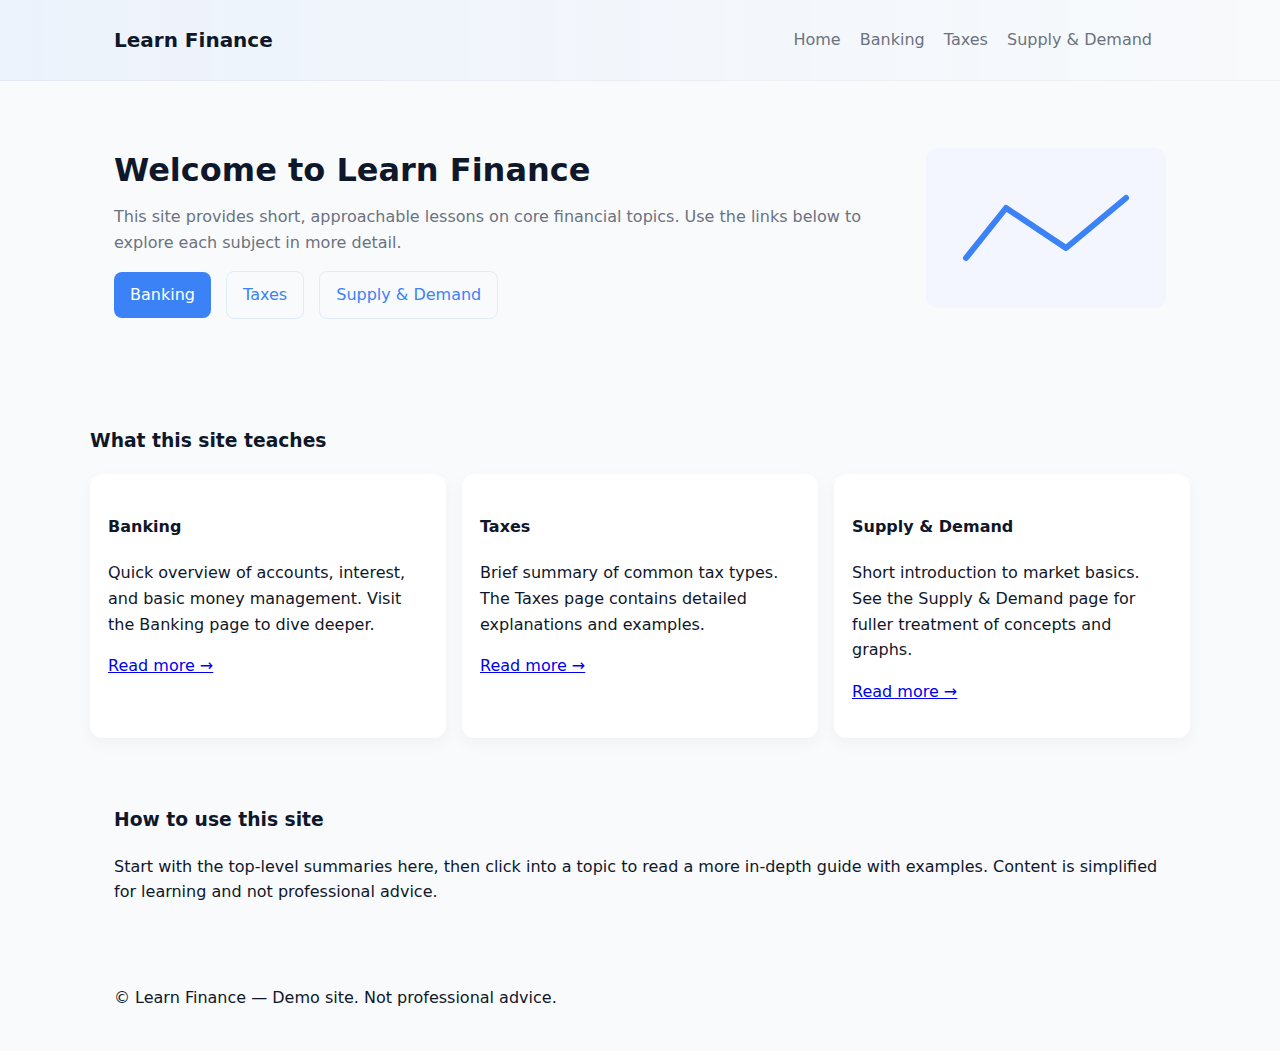
<file: index.html>
<!doctype html>
<html lang="en">
<head>
  <meta charset="utf-8" />
  <meta name="viewport" content="width=device-width,initial-scale=1" />
  <title>Learn Finance — Home</title>
  <link rel="stylesheet" href="styles.css" />
  <meta name="description" content="Learn Finance — short guides on Banking, Taxes, and Supply &amp; Demand." />
</head>
<body>
  <header class="site-header">
    <div class="container header-inner">
      <h1 class="logo">Learn Finance</h1>
      <nav class="nav">
        <a href="index.html">Home</a>
        <a href="banking.html">Banking</a>
        <a href="taxes.html">Taxes</a>
        <a href="supply-demand.html">Supply &amp; Demand</a>
      </nav>
    </div>
  </header>

  <main>
    <section class="hero">
      <div class="container">
        <div class="hero-text">
          <h2>Welcome to Learn Finance</h2>
          <p>This site provides short, approachable lessons on core financial topics. Use the links below to explore each subject in more detail.</p>
          <div class="cta">
            <a href="banking.html" class="btn">Banking</a>
            <a href="taxes.html" class="btn ghost">Taxes</a>
            <a href="supply-demand.html" class="btn ghost">Supply &amp; Demand</a>
          </div>
        </div>
        <div class="hero-illustration" aria-hidden="true">
          <svg width="240" height="160" viewBox="0 0 240 160" fill="none" xmlns="http://www.w3.org/2000/svg">
            <rect width="240" height="160" rx="12" fill="#F3F6FF"/>
            <path d="M40 110L80 60L140 100L200 50" stroke="#3B82F6" stroke-width="6" stroke-linecap="round" stroke-linejoin="round"/>
          </svg>
        </div>
      </div>
    </section>

    <section class="container features">
      <h3>What this site teaches</h3>
      <div class="feature-grid">
        <div class="feature">
          <h4>Banking</h4>
          <p>Quick overview of accounts, interest, and basic money management. Visit the Banking page to dive deeper.</p>
          <p><a href="banking.html">Read more →</a></p>
        </div>
        <div class="feature">
          <h4>Taxes</h4>
          <p>Brief summary of common tax types. The Taxes page contains detailed explanations and examples.</p>
          <p><a href="taxes.html">Read more →</a></p>
        </div>
        <div class="feature">
          <h4>Supply &amp; Demand</h4>
          <p>Short introduction to market basics. See the Supply &amp; Demand page for fuller treatment of concepts and graphs.</p>
          <p><a href="supply-demand.html">Read more →</a></p>
        </div>
      </div>
    </section>

    <section class="container contact">
      <h3>How to use this site</h3>
      <p>Start with the top-level summaries here, then click into a topic to read a more in-depth guide with examples. Content is simplified for learning and not professional advice.</p>
    </section>
  </main>

  <footer class="site-footer">
    <div class="container">
      <p class="muted">© Learn Finance — Demo site. Not professional advice.</p>
    </div>
  </footer>

  <script src="script.js"></script>
</body>
</html>


  <script src="script.js"></script>
</body>
</html>
</file>
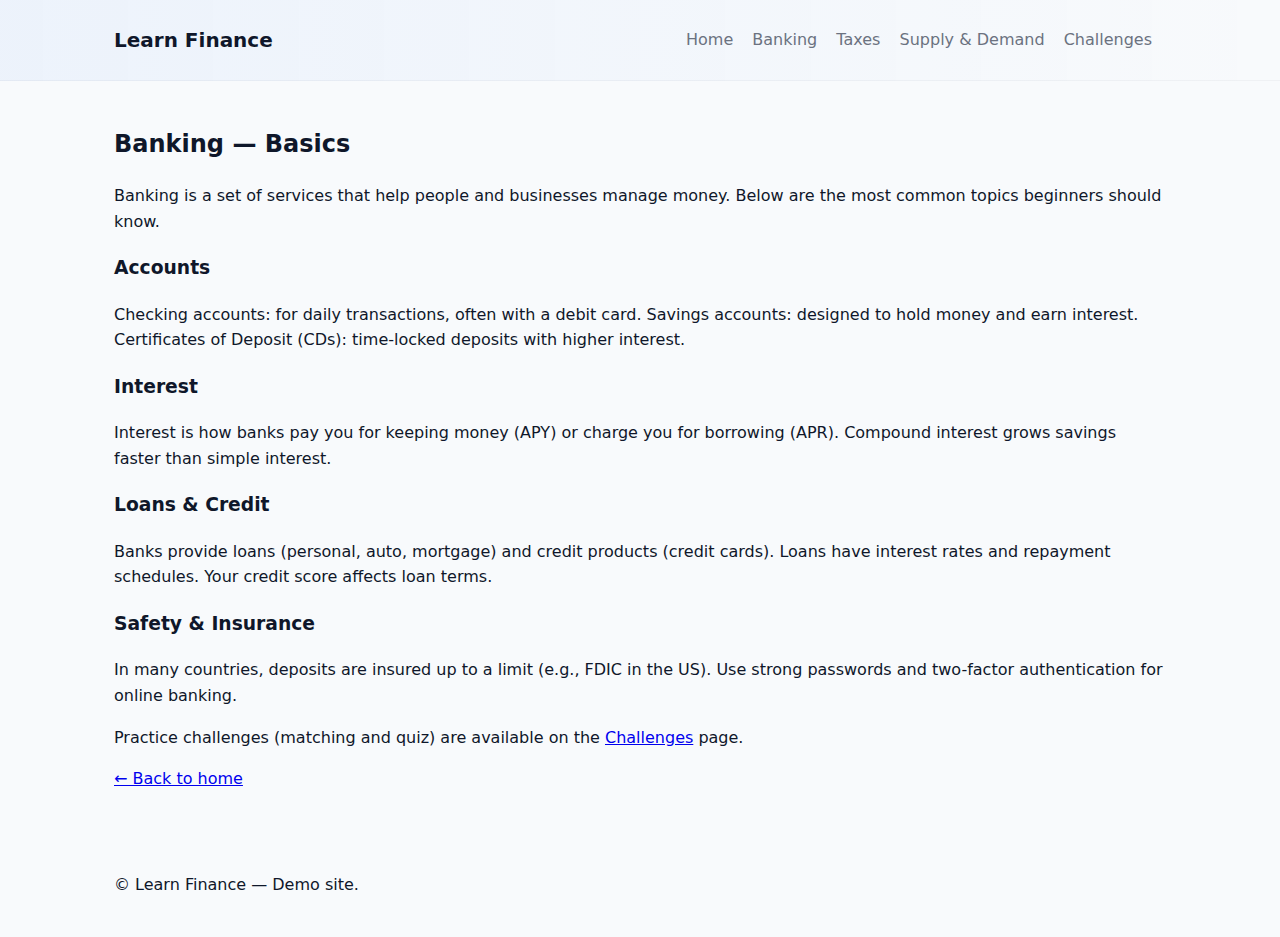
<file: banking.html>
<!doctype html>
<html lang="en">
<head>
  <meta charset="utf-8" />
  <meta name="viewport" content="width=device-width,initial-scale=1" />
  <title>Banking — Learn Finance</title>
  <link rel="stylesheet" href="styles.css" />
</head>
<body>
  <header class="site-header">
    <div class="container header-inner">
      <h1 class="logo">Learn Finance</h1>
      <nav class="nav">
        <a href="index.html">Home</a>
        <a href="banking.html" aria-current="page">Banking</a>
        <a href="taxes.html">Taxes</a>
        <a href="supply-demand.html">Supply &amp; Demand</a>
        <a href="challenges.html">Challenges</a>
      </nav>
    </div>
  </header>

  <main class="container">
    <h2>Banking — Basics</h2>
    <p>Banking is a set of services that help people and businesses manage money. Below are the most common topics beginners should know.</p>

    <h3>Accounts</h3>
    <p>Checking accounts: for daily transactions, often with a debit card. Savings accounts: designed to hold money and earn interest. Certificates of Deposit (CDs): time-locked deposits with higher interest.</p>

    <h3>Interest</h3>
    <p>Interest is how banks pay you for keeping money (APY) or charge you for borrowing (APR). Compound interest grows savings faster than simple interest.</p>

    <h3>Loans &amp; Credit</h3>
    <p>Banks provide loans (personal, auto, mortgage) and credit products (credit cards). Loans have interest rates and repayment schedules. Your credit score affects loan terms.</p>

    <h3>Safety &amp; Insurance</h3>
    <p>In many countries, deposits are insured up to a limit (e.g., FDIC in the US). Use strong passwords and two-factor authentication for online banking.</p>

    <p>Practice challenges (matching and quiz) are available on the <a href="challenges.html">Challenges</a> page.</p>

    <p><a href="index.html">← Back to home</a></p>
  </main>

  <footer class="site-footer">
    <div class="container">
      <p class="muted">© Learn Finance — Demo site.</p>
    </div>
  </footer>

  <script src="script.js"></script>
</body>
</html>
</file>
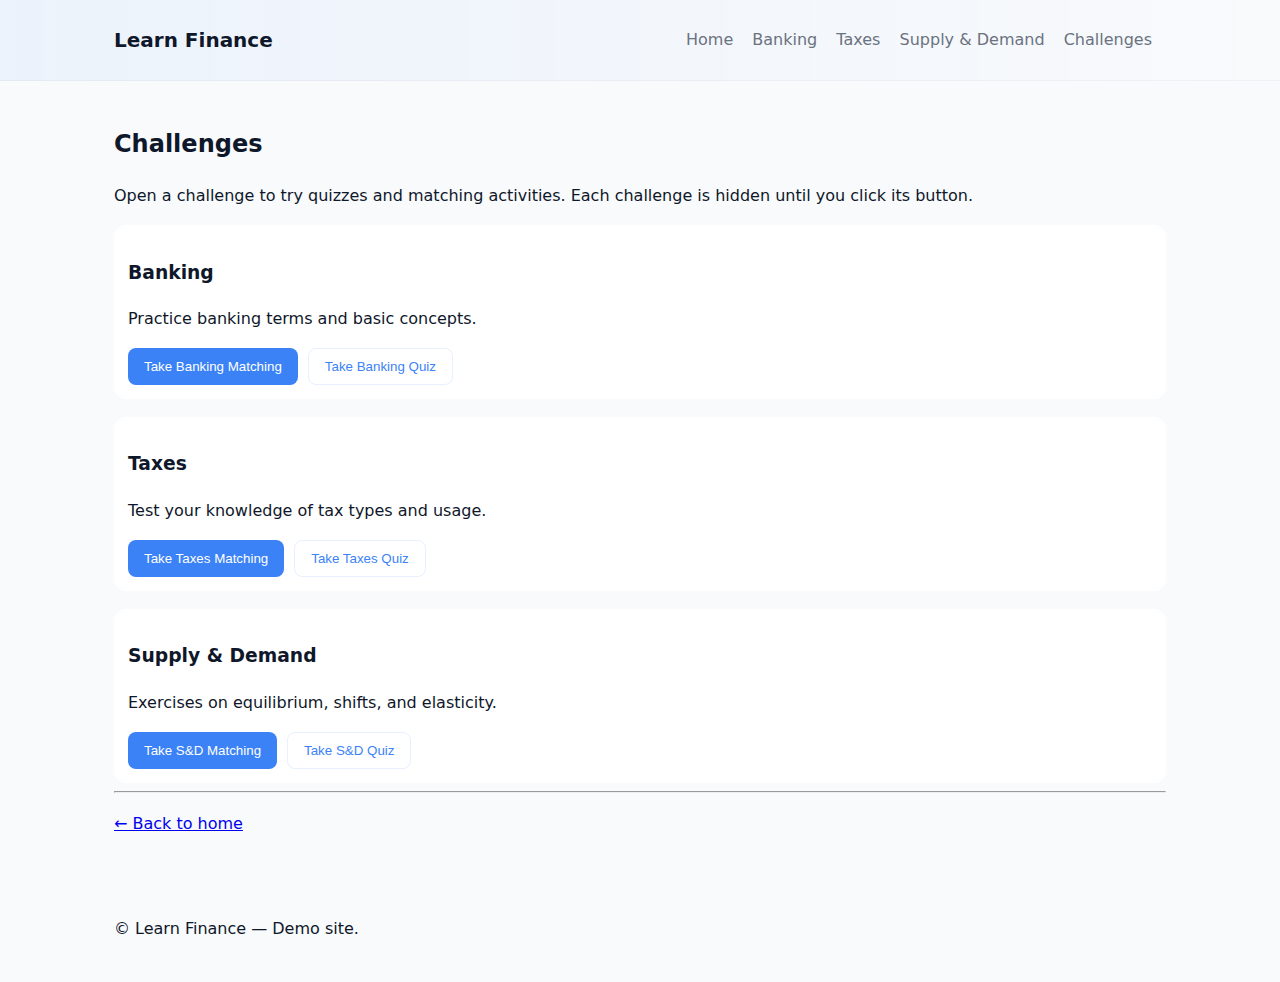
<file: challenges.html>
<!doctype html>
<html lang="en">
<head>
  <meta charset="utf-8" />
  <meta name="viewport" content="width=device-width,initial-scale=1" />
  <title>Challenges — Learn Finance</title>
  <link rel="stylesheet" href="styles.css" />
</head>
<body>
  <header class="site-header">
    <div class="container header-inner">
      <h1 class="logo">Learn Finance</h1>
      <nav class="nav">
        <a href="index.html">Home</a>
        <a href="banking.html">Banking</a>
        <a href="taxes.html">Taxes</a>
        <a href="supply-demand.html">Supply &amp; Demand</a>
        <a href="challenges.html" aria-current="page">Challenges</a>
      </nav>
    </div>
  </header>

  <main class="container">
    <h2>Challenges</h2>
    <p>Open a challenge to try quizzes and matching activities. Each challenge is hidden until you click its button.</p>

    <section class="challenge-list">
      <div class="challenge">
        <h3>Banking</h3>
        <p>Practice banking terms and basic concepts.</p>
        <div class="challenge-actions">
          <button class="btn" data-show="banking-matching-panel">Take Banking Matching</button>
          <button class="btn ghost" data-show="banking-quiz-panel">Take Banking Quiz</button>
        </div>
      </div>

      <div class="challenge">
        <h3>Taxes</h3>
        <p>Test your knowledge of tax types and usage.</p>
        <div class="challenge-actions">
          <button class="btn" data-show="taxes-matching-panel">Take Taxes Matching</button>
          <button class="btn ghost" data-show="taxes-quiz-panel">Take Taxes Quiz</button>
        </div>
      </div>

      <div class="challenge">
        <h3>Supply &amp; Demand</h3>
        <p>Exercises on equilibrium, shifts, and elasticity.</p>
        <div class="challenge-actions">
          <button class="btn" data-show="sd-matching-panel">Take S&D Matching</button>
          <button class="btn ghost" data-show="sd-quiz-panel">Take S&D Quiz</button>
        </div>
      </div>
    </section>

    <hr>

    <!-- Hidden challenge panels (revealed when user clicks a button) -->

    <!-- Banking Matching -->
    <section id="banking-matching-panel" class="challenge-panel hidden" aria-hidden="true">
      <h3>Banking — Matching</h3>
      <p>Match the banking term (left) to its definition (right).</p>
      <div class="matching-game" id="banking-matching">
        <div class="terms">
          <button class="term" data-key="checking">Checking</button>
          <button class="term" data-key="savings">Savings</button>
          <button class="term" data-key="cd">Certificate of Deposit</button>
          <button class="term" data-key="apr">APR</button>
        </div>
        <div class="defs">
          <button class="def" data-key="cd">A time-locked deposit with higher interest</button>
          <button class="def" data-key="apr">Annual rate charged for borrowing</button>
          <button class="def" data-key="savings">Account intended to hold money and earn interest</button>
          <button class="def" data-key="checking">Account for daily transactions</button>
        </div>
      </div>
      <p class="game-msg" id="banking-matching-msg" aria-live="polite"></p>
      <div class="panel-actions">
        <button class="btn" data-action="reset-matching" data-target="banking-matching">Reset Matching</button>
        <button class="btn ghost" data-close-panel="banking-matching-panel">Close</button>
      </div>
    </section>

    <!-- Banking Quiz -->
    <section id="banking-quiz-panel" class="challenge-panel hidden" aria-hidden="true">
      <h3>Banking — Quiz</h3>
      <div class="quiz" id="banking-quiz">
        <div class="question" data-correct="b">
          <p>1) Which account is best for daily purchases?</p>
          <label><input type="radio" name="bq1" value="a"> Savings</label><br>
          <label><input type="radio" name="bq1" value="b"> Checking</label><br>
          <label><input type="radio" name="bq1" value="c"> CD</label>
        </div>

        <div class="question" data-correct="c">
          <p>2) Which term describes how loan interest is typically quoted?</p>
          <label><input type="radio" name="bq2" value="a"> APY</label><br>
          <label><input type="radio" name="bq2" value="b"> Principal</label><br>
          <label><input type="radio" name="bq2" value="c"> APR</label>
        </div>

        <div class="quiz-actions">
          <button class="btn" data-action="submit-quiz">Submit Answers</button>
          <button class="btn ghost" data-action="reset-quiz">Reset</button>
          <button class="btn ghost" data-close-panel="banking-quiz-panel">Close</button>
        </div>
        <p class="quiz-result" id="banking-quiz-result" aria-live="polite"></p>
      </div>
    </section>

    <!-- Taxes Matching -->
    <section id="taxes-matching-panel" class="challenge-panel hidden" aria-hidden="true">
      <h3>Taxes — Matching</h3>
      <p>Match the tax term (left) to the correct description (right).</p>
      <div class="matching-game" id="taxes-matching">
        <div class="terms">
          <button class="term" data-key="income">Income Tax</button>
          <button class="term" data-key="vat">VAT</button>
          <button class="term" data-key="payroll">Payroll Tax</button>
          <button class="term" data-key="property">Property Tax</button>
        </div>
        <div class="defs">
          <button class="def" data-key="property">Tax based on property value for local services</button>
          <button class="def" data-key="payroll">Withheld from wages to fund social programs</button>
          <button class="def" data-key="vat">Tax charged at each production stage, borne by consumer</button>
          <button class="def" data-key="income">Tax on individual or corporate earnings</button>
        </div>
      </div>
      <p class="game-msg" id="taxes-matching-msg" aria-live="polite"></p>
      <div class="panel-actions">
        <button class="btn" data-action="reset-matching" data-target="taxes-matching">Reset Matching</button>
        <button class="btn ghost" data-close-panel="taxes-matching-panel">Close</button>
      </div>
    </section>

    <!-- Taxes Quiz -->
    <section id="taxes-quiz-panel" class="challenge-panel hidden" aria-hidden="true">
      <h3>Taxes — Quiz</h3>
      <div class="quiz" id="taxes-quiz">
        <div class="question" data-correct="a">
          <p>1) Which tax is usually taken directly from your paycheck?</p>
          <label><input type="radio" name="tq1" value="a"> Payroll tax</label><br>
          <label><input type="radio" name="tq1" value="b"> Sales tax</label><br>
          <label><input type="radio" name="tq1" value="c"> Property tax</label>
        </div>

        <div class="question" data-correct="b">
          <p>2) VAT differs from simple sales tax because:</p>
          <label><input type="radio" name="tq2" value="a"> It is only charged once</label><br>
          <label><input type="radio" name="tq2" value="b"> It is charged at each production stage</label><br>
          <label><input type="radio" name="tq2" value="c"> Consumers never pay it</label>
        </div>

        <div class="question" data-correct="c">
          <p>3) Property tax revenues are most commonly used to fund:</p>
          <label><input type="radio" name="tq3" value="a"> National defense</label><br>
          <label><input type="radio" name="tq3" value="b"> Healthcare</label><br>
          <label><input type="radio" name="tq3" value="c"> Local services like schools and roads</label>
        </div>

        <div class="quiz-actions">
          <button class="btn" data-action="submit-quiz">Submit Answers</button>
          <button class="btn ghost" data-action="reset-quiz">Reset</button>
          <button class="btn ghost" data-close-panel="taxes-quiz-panel">Close</button>
        </div>
        <p class="quiz-result" id="taxes-quiz-result" aria-live="polite"></p>
      </div>
    </section>

    <!-- S&D Matching -->
    <section id="sd-matching-panel" class="challenge-panel hidden" aria-hidden="true">
      <h3>Supply &amp; Demand — Matching</h3>
      <p>Match terms to definitions.</p>
      <div class="matching-game" id="sd-matching">
        <div class="terms">
          <button class="term" data-key="elastic">Elasticity</button>
          <button class="term" data-key="equilibrium">Equilibrium</button>
          <button class="term" data-key="shiftd">Demand Shift</button>
          <button class="term" data-key="shifts">Supply Shift</button>
        </div>
        <div class="defs">
          <button class="def" data-key="equilibrium">Price where quantity supplied equals quantity demanded</button>
          <button class="def" data-key="shiftd">A change in non-price factors that changes demand at every price</button>
          <button class="def" data-key="shifts">A change in production costs or technology that changes supply at every price</button>
          <button class="def" data-key="elastic">Responsiveness of quantity to a price change</button>
        </div>
      </div>
      <p class="game-msg" id="sd-matching-msg" aria-live="polite"></p>
      <div class="panel-actions">
        <button class="btn" data-action="reset-matching" data-target="sd-matching">Reset Matching</button>
        <button class="btn ghost" data-close-panel="sd-matching-panel">Close</button>
      </div>
    </section>

    <!-- S&D Quiz -->
    <section id="sd-quiz-panel" class="challenge-panel hidden" aria-hidden="true">
      <h3>Supply &amp; Demand — Quiz</h3>
      <div class="quiz" id="sd-quiz">
        <div class="question" data-correct="a">
          <p>1) If a new technology makes production cheaper, supply will:</p>
          <label><input type="radio" name="sq1" value="a"> Increase (shift right)</label><br>
          <label><input type="radio" name="sq1" value="b"> Decrease (shift left)</label><br>
          <label><input type="radio" name="sq1" value="c"> Stay the same</label>
        </div>

        <div class="question" data-correct="b">
          <p>2) High elasticity means quantity changes:</p>
          <label><input type="radio" name="sq2" value="a"> A little when price changes</label><br>
          <label><input type="radio" name="sq2" value="b"> A lot when price changes</label><br>
          <label><input type="radio" name="sq2" value="c"> Not at all</label>
        </div>

        <div class="quiz-actions">
          <button class="btn" data-action="submit-quiz">Submit Answers</button>
          <button class="btn ghost" data-action="reset-quiz">Reset</button>
          <button class="btn ghost" data-close-panel="sd-quiz-panel">Close</button>
        </div>
        <p class="quiz-result" id="sd-quiz-result" aria-live="polite"></p>
      </div>
    </section>

    <p style="margin-top:18px"><a href="index.html">← Back to home</a></p>
  </main>

  <footer class="site-footer">
    <div class="container">
      <p class="muted">© Learn Finance — Demo site.</p>
    </div>
  </footer>

  <script src="script.js"></script>
</body>
</html>
</file>
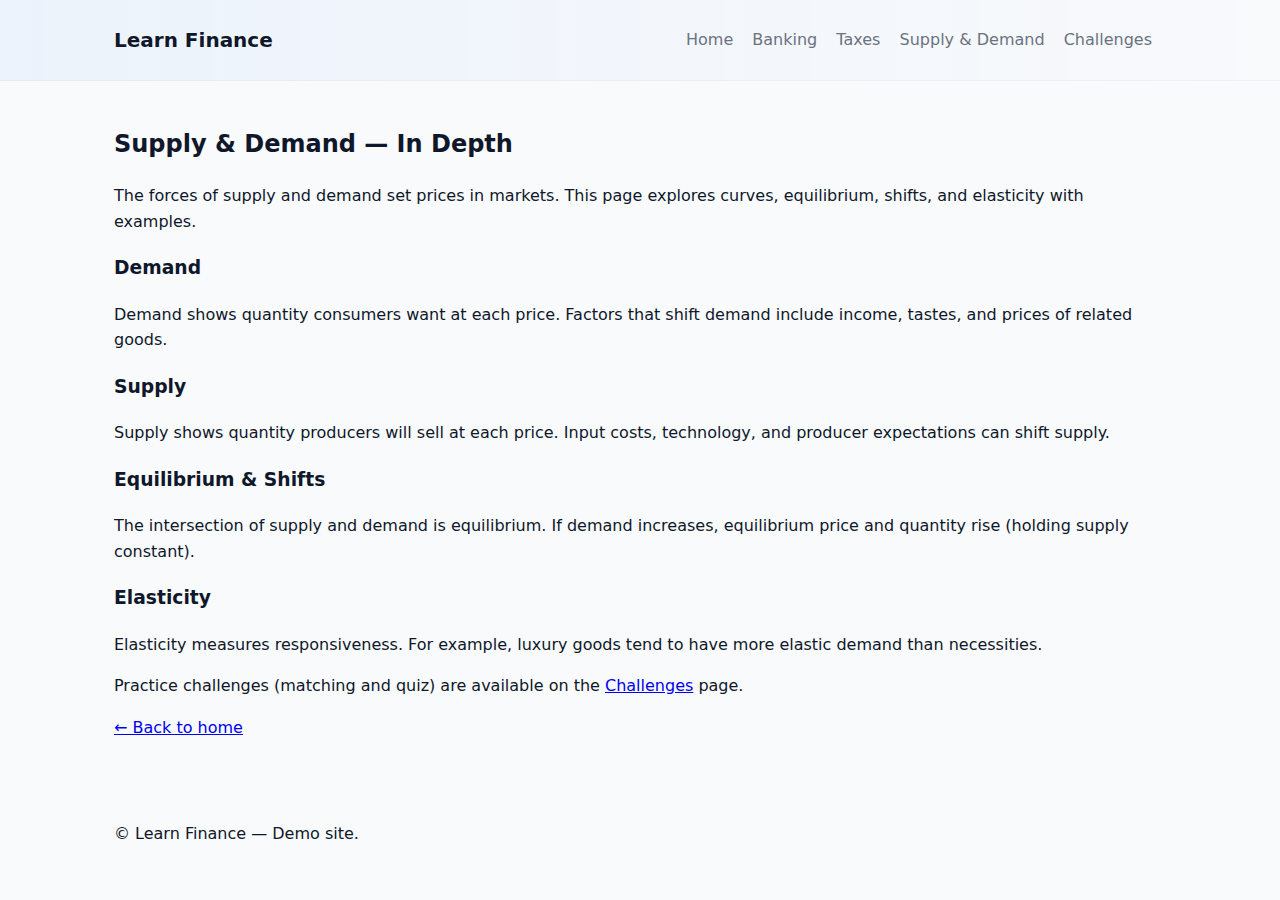
<file: supply-demand.html>
<!doctype html>
<html lang="en">
<head>
  <meta charset="utf-8" />
  <meta name="viewport" content="width=device-width,initial-scale=1" />
  <title>Supply &amp; Demand — Learn Finance</title>
  <link rel="stylesheet" href="styles.css" />
</head>
<body>
  <header class="site-header">
    <div class="container header-inner">
      <h1 class="logo">Learn Finance</h1>
      <nav class="nav">
        <a href="index.html">Home</a>
        <a href="banking.html">Banking</a>
        <a href="taxes.html">Taxes</a>
        <a href="supply-demand.html" aria-current="page">Supply &amp; Demand</a>
        <a href="challenges.html">Challenges</a>
      </nav>
    </div>
  </header>

  <main class="container">
    <h2>Supply &amp; Demand — In Depth</h2>
    <p>The forces of supply and demand set prices in markets. This page explores curves, equilibrium, shifts, and elasticity with examples.</p>

    <h3>Demand</h3>
    <p>Demand shows quantity consumers want at each price. Factors that shift demand include income, tastes, and prices of related goods.</p>

    <h3>Supply</h3>
    <p>Supply shows quantity producers will sell at each price. Input costs, technology, and producer expectations can shift supply.</p>

    <h3>Equilibrium &amp; Shifts</h3>
    <p>The intersection of supply and demand is equilibrium. If demand increases, equilibrium price and quantity rise (holding supply constant).</p>

    <h3>Elasticity</h3>
    <p>Elasticity measures responsiveness. For example, luxury goods tend to have more elastic demand than necessities.</p>

    <p>Practice challenges (matching and quiz) are available on the <a href="challenges.html">Challenges</a> page.</p>

    <p><a href="index.html">← Back to home</a></p>
  </main>

  <footer class="site-footer">
    <div class="container">
      <p class="muted">© Learn Finance — Demo site.</p>
    </div>
  </footer>

  <script src="script.js"></script>
</body>
</html>
</file>
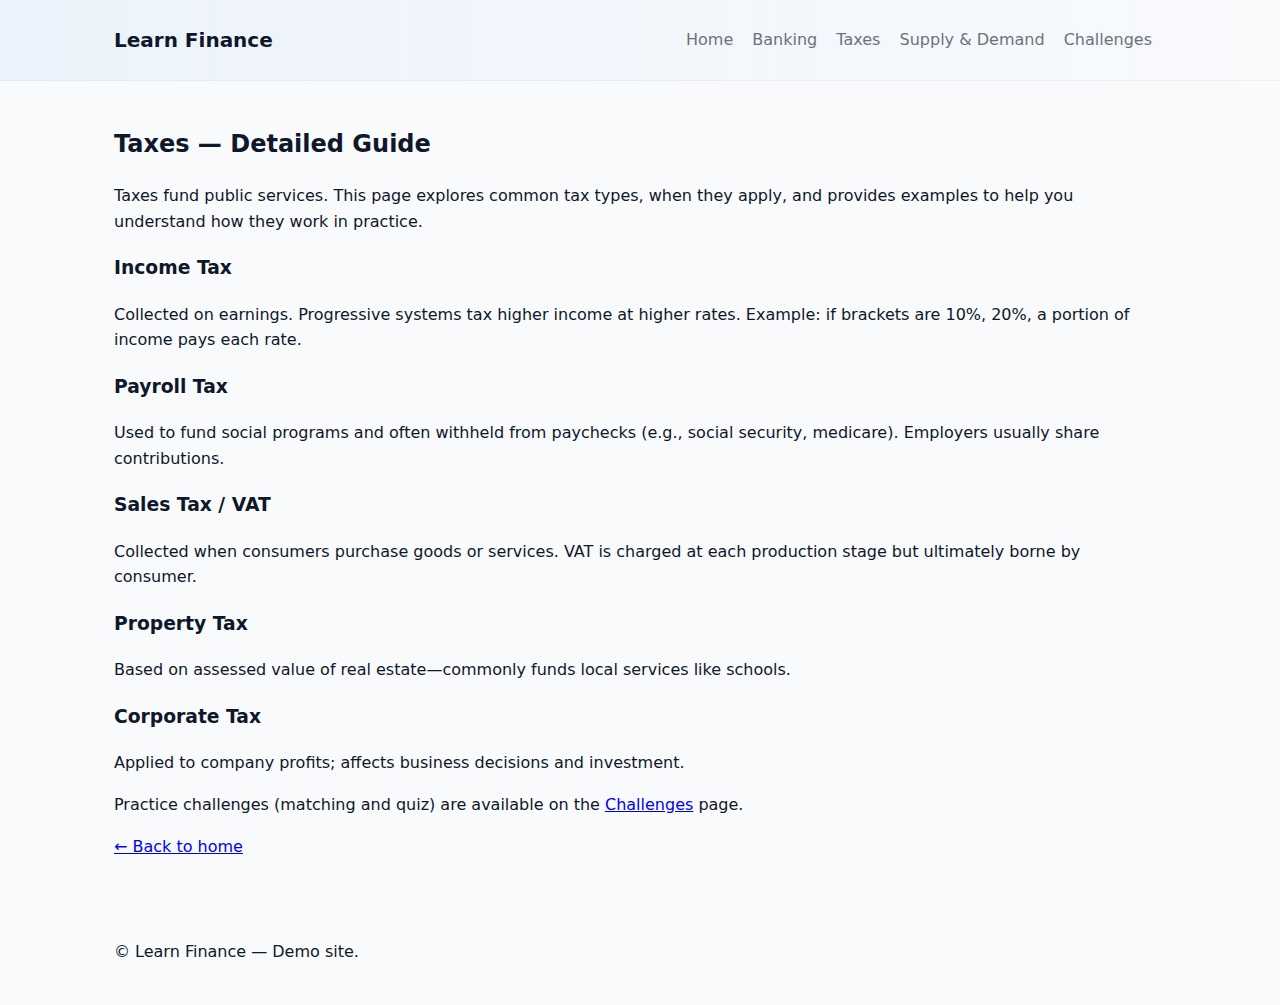
<file: taxes.html>
<!doctype html>
<html lang="en">
<head>
  <meta charset="utf-8" />
  <meta name="viewport" content="width=device-width,initial-scale=1" />
  <title>Taxes — Learn Finance</title>
  <link rel="stylesheet" href="styles.css" />
</head>
<body>
  <header class="site-header">
    <div class="container header-inner">
      <h1 class="logo">Learn Finance</h1>
      <nav class="nav">
        <a href="index.html">Home</a>
        <a href="banking.html">Banking</a>
        <a href="taxes.html" aria-current="page">Taxes</a>
        <a href="supply-demand.html">Supply &amp; Demand</a>
        <a href="challenges.html">Challenges</a>
      </nav>
    </div>
  </header>

  <main class="container">
    <h2>Taxes — Detailed Guide</h2>
    <p>Taxes fund public services. This page explores common tax types, when they apply, and provides examples to help you understand how they work in practice.</p>

    <h3>Income Tax</h3>
    <p>Collected on earnings. Progressive systems tax higher income at higher rates. Example: if brackets are 10%, 20%, a portion of income pays each rate.</p>

    <h3>Payroll Tax</h3>
    <p>Used to fund social programs and often withheld from paychecks (e.g., social security, medicare). Employers usually share contributions.</p>

    <h3>Sales Tax / VAT</h3>
    <p>Collected when consumers purchase goods or services. VAT is charged at each production stage but ultimately borne by consumer.</p>

    <h3>Property Tax</h3>
    <p>Based on assessed value of real estate—commonly funds local services like schools.</p>

    <h3>Corporate Tax</h3>
    <p>Applied to company profits; affects business decisions and investment.</p>

    <p>Practice challenges (matching and quiz) are available on the <a href="challenges.html">Challenges</a> page.</p>

    <p><a href="index.html">← Back to home</a></p>
  </main>

  <footer class="site-footer">
    <div class="container">
      <p class="muted">© Learn Finance — Demo site.</p>
    </div>
  </footer>

  <script src="script.js"></script>
</body>
</html>
</file>
<file: styles.css>
:root{
  --bg:#ffffff;
  --muted:#6b7280;
  --accent:#3b82f6;
  --accent-600:#2563eb;
  --surface:#f8fafc;
  --radius:10px;
  --container:1100px;
  font-family: Inter, system-ui, -apple-system, "Segoe UI", Roboto, "Helvetica Neue", Arial;
  color-scheme: light;
}

*{box-sizing:border-box}
body{margin:0;background:var(--surface);color:#0f172a;line-height:1.6}
.container{max-width:var(--container);margin:0 auto;padding:24px}
.header-inner{display:flex;align-items:center;justify-content:space-between}
.site-header{background:linear-gradient(90deg, rgba(59,130,246,0.06), transparent);border-bottom:1px solid rgba(15,23,42,0.04)}
.logo{margin:0;font-size:1.25rem}

.nav a{margin-right:14px;color:var(--muted);text-decoration:none}
.nav a:hover{color:var(--accent)}

.hero{padding:40px 0;display:flex;align-items:center}
.hero .container{display:flex;gap:28px;align-items:center}
.hero-text h2{font-size:2rem;margin:0 0 8px}.hero-text p{margin:0 0 16px;color:var(--muted)}.cta .btn{margin-right:10px}

.btn{background:var(--accent);color:white;border:0;padding:10px 16px;border-radius:8px;cursor:pointer;text-decoration:none;display:inline-block}.btn:hover{background:var(--accent-600)}.btn.ghost{background:transparent;color:var(--accent);border:1px solid rgba(59,130,246,0.12)}.btn.small{padding:6px 10px;font-size:0.9rem}

/* gamification styles */
.matching-game{display:flex;gap:18px;margin:12px 0;flex-wrap:wrap}.matching-game .terms, .matching-game .defs{display:flex;flex-direction:column;gap:8px}.term, .def{background:white;padding:10px;border-radius:8px;border:1px solid rgba(2,6,23,0.06);cursor:pointer}.term.selected{outline:3px solid rgba(59,130,246,0.18)}.term.matched, .def.matched{opacity:0.6;background:linear-gradient(90deg, rgba(59,130,246,0.06), transparent)}.game-msg{margin-top:8px;color:var(--muted)}

.quiz .question{background:white;padding:12px;border-radius:8px;margin-bottom:10px;border:1px solid rgba(2,6,23,0.04)}.quiz-result{margin-top:10px;font-weight:600}.correct{color:green}.incorrect{color:crimson}

.features{padding:24px 0}.feature-grid{display:grid;grid-template-columns:repeat(auto-fit,minmax(200px,1fr));gap:16px}.feature{background:white;padding:18px;border-radius:12px;box-shadow:0 6px 16px rgba(2,6,23,0.04)}

.challenge-list{display:grid;gap:18px}.challenge{background:white;padding:14px;border-radius:12px}.challenge-actions{display:flex;gap:10px;margin-top:10px}.challenge-panel{background:white;padding:14px;border-radius:10px;margin-top:12px;border:1px solid rgba(2,6,23,0.04)}.panel-actions{display:flex;gap:10px;margin-top:12px}

/* helper */
.hidden{display:none !important}

/* responsive */
@media (max-width:800px){
  .hero .container{flex-direction:column;text-align:center}
  .header-inner{flex-direction:column;align-items:flex-start;gap:10px}
  .matching-game{flex-direction:column}
  .challenge-actions{flex-direction:column}
}
</file>
